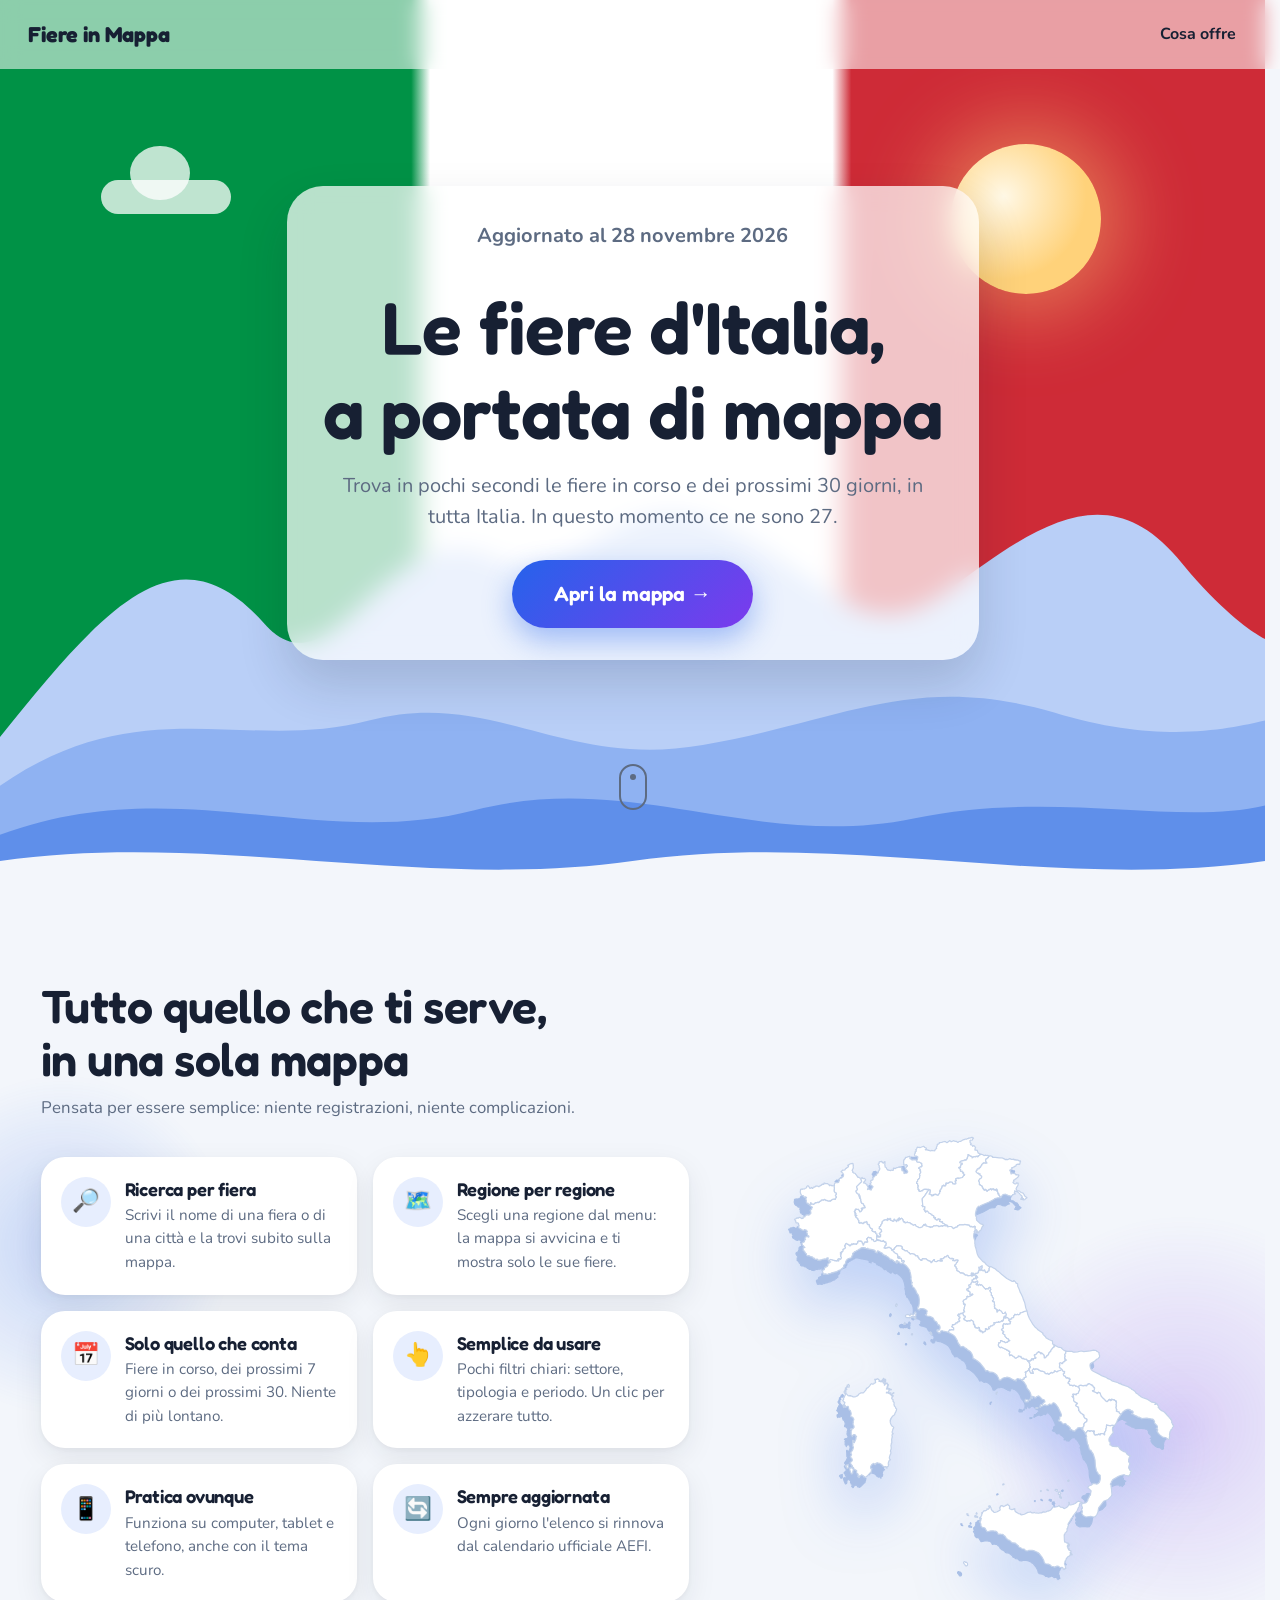
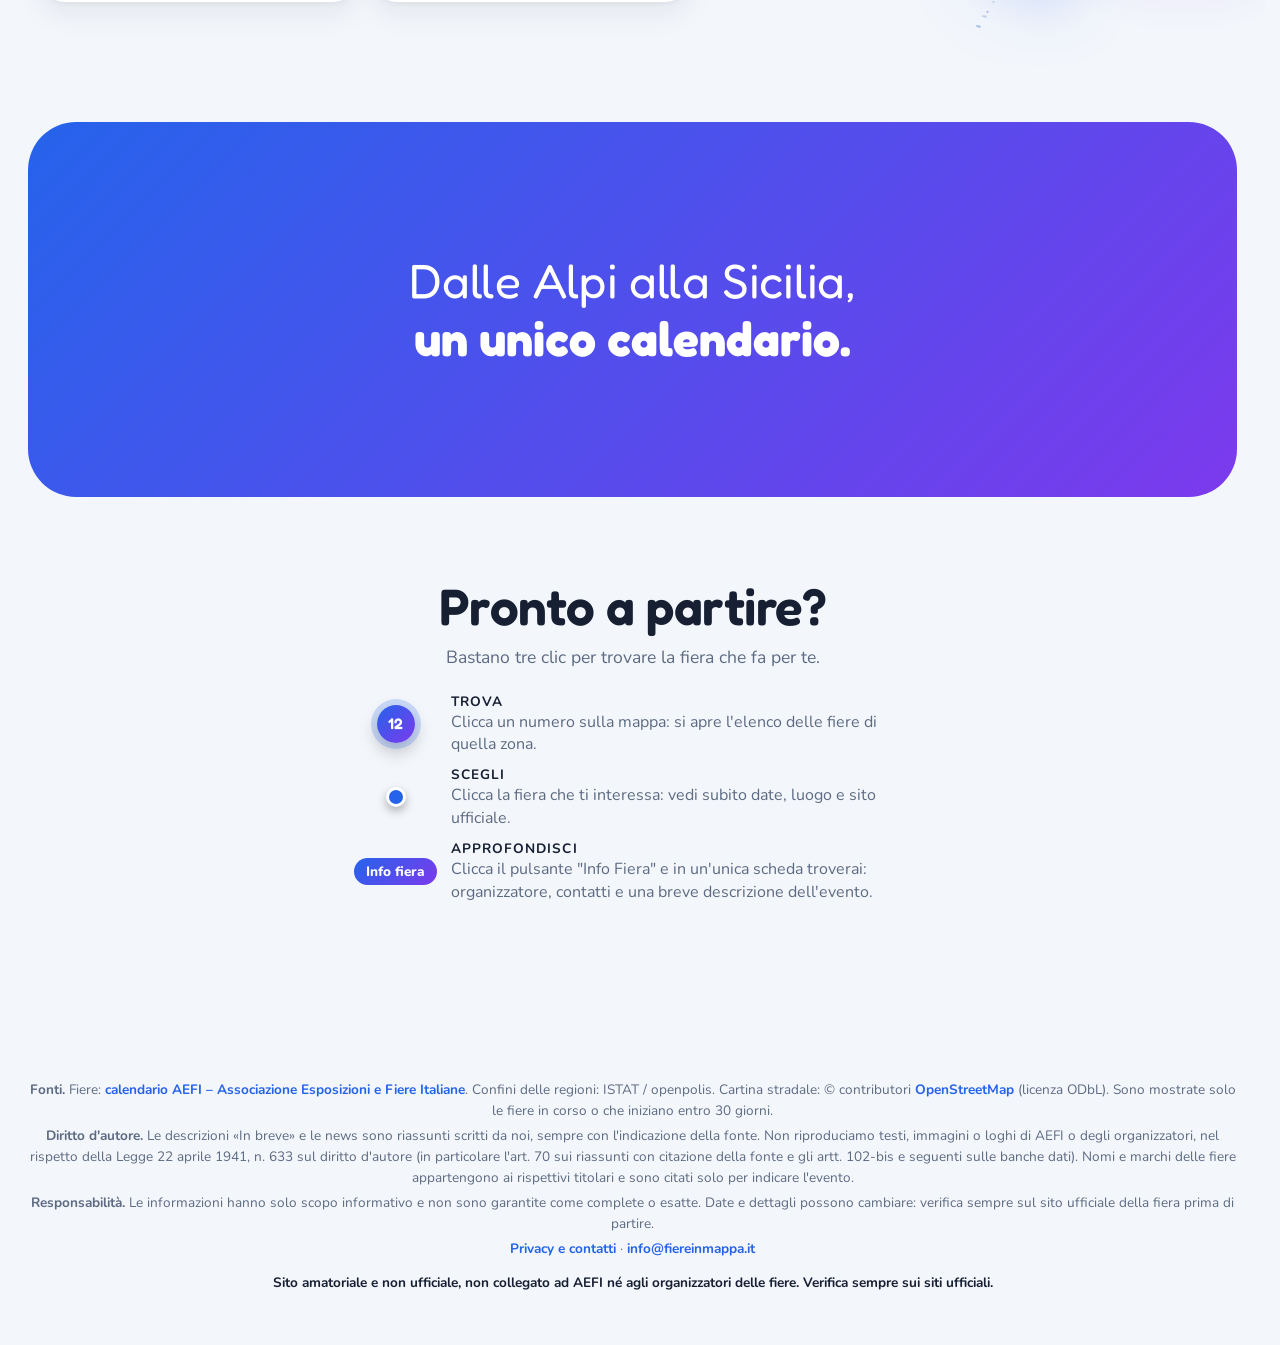
<file: index.html>
<!DOCTYPE html>
<html lang="it">
<head>
  <meta charset="UTF-8">
  <meta name="viewport" content="width=device-width, initial-scale=1.0">
  <title>Fiere in Mappa</title>
  <meta name="description" content="Le fiere in Italia in corso e dei prossimi 30 giorni, su una mappa interattiva semplice e pratica. Aggiornata ogni giorno.">

  <!-- Caratteri: "Fredoka" per i titoli e "Nunito" per i testi, entrambi dalle forme arrotondate -->
  <link rel="preconnect" href="https://fonts.googleapis.com">
  <link rel="preconnect" href="https://fonts.gstatic.com" crossorigin>
  <link rel="stylesheet" href="https://fonts.googleapis.com/css2?family=Fredoka:wght@500;600;700&family=Nunito:wght@400;600;700;800&display=swap">

  <!-- Il nostro stile. Il "?v=..." è il numero di versione: quando cambiamo il file
       lo aggiorniamo, così il browser scarica la versione nuova invece di quella vecchia -->
  <link rel="stylesheet" href="style.css?v=2026-11-20-selezione">

  <!-- App per smartphone: "carta d'identità" dell'app, icone e colore della barra del telefono -->
  <link rel="manifest" href="manifest.json">
  <link rel="icon" href="icone/favicon-48.png" type="image/png">
  <link rel="apple-touch-icon" href="icone/apple-touch-icon.png">
  <meta name="theme-color" content="#2563eb">
  <meta name="apple-mobile-web-app-title" content="Fiere in Mappa">
</head>
<body class="pagina-iniziale">

  <!-- ===== Barra in alto (diventa "piena" quando si scorre) ===== -->
  <header class="barra-alta" id="barra-alta">
    <a class="logo" href="#inizio">Fiere in Mappa</a>
    <nav class="menu" aria-label="Sezioni">
      <a href="#cosa-offre">Cosa offre</a>
      <!-- Tolto "Apri la mappa" in alto a destra (19/11/2026, deciso dall'utente):
           resta il pulsante grande nella testata -->
      <!-- Compare solo quando il telefono permette di installare il sito come app (vedi comune.js) -->
      <button type="button" id="installa-app" class="installa-app" hidden><span class="solo-schermo-largo">Installa l'app</span><span class="solo-telefono">📲 App</span></button>
    </nav>
  </header>

  <!-- Istruzioni per iPhone, che non ha la domanda automatica di installazione -->
  <div id="aiuto-installa" class="aiuto-installa" hidden>
    <strong>Installa su iPhone</strong>
    Tocca il pulsante <b>Condividi</b> (il quadrato con la freccia verso l'alto) e poi
    <b>«Aggiungi alla schermata Home»</b>.
    <small>Tocca qui per chiudere</small>
  </div>

  <!-- ===== 1. Apertura a tutto schermo con il paesaggio in parallax ===== -->
  <!-- Ogni strato ha "data-velocita": più il numero è alto, più lo strato
       sembra lontano (si muove più lentamente rispetto alla pagina) -->
  <section class="apertura" id="inizio">
    <div class="cielo"></div>
    <div class="strato sole" data-velocita="0.6"></div>
    <div class="strato nuvole" data-velocita="0.5">
      <span class="nuvola n1"></span><span class="nuvola n2"></span><span class="nuvola n3"></span>
    </div>

    <svg class="strato" data-velocita="0.45" viewBox="0 0 1440 320" preserveAspectRatio="none" aria-hidden="true">
      <path class="monti-lontani" d="M0,220 C120,140 200,90 300,150 C380,200 440,80 560,110 C660,135 700,60 820,90 C940,120 980,170 1080,130 C1180,90 1260,60 1340,110 C1400,150 1440,160 1440,160 L1440,320 L0,320 Z"/>
    </svg>
    <svg class="strato" data-velocita="0.3" viewBox="0 0 1440 320" preserveAspectRatio="none" aria-hidden="true">
      <path class="colline-medie" d="M0,250 C160,190 280,230 420,210 C560,190 640,240 800,225 C960,210 1040,180 1200,205 C1320,225 1400,215 1440,210 L1440,320 L0,320 Z"/>
    </svg>
    <svg class="strato" data-velocita="0.15" viewBox="0 0 1440 320" preserveAspectRatio="none" aria-hidden="true">
      <path class="colline-vicine" d="M0,280 C200,240 360,290 540,265 C720,240 860,290 1040,270 C1200,252 1340,275 1440,262 L1440,320 L0,320 Z"/>
    </svg>

    <div class="apertura-testo" data-velocita="0.35">
      <p class="occhiello" id="aggiornamento">Aggiornata ogni giorno</p>
      <h1>Le fiere d'Italia,<br>a portata di mappa</h1>
      <p>Trova in pochi secondi le fiere in corso e dei prossimi 30 giorni,
         in tutta Italia. <span id="numero-fiere"></span></p>

      <!-- Il "clic" principale: porta alla cartina -->
      <a class="bottone-principale bottone-grande" href="mappa.html">Apri la mappa →</a>
    </div>

    <a class="scorri" href="#cosa-offre" aria-label="Scorri verso il basso"><span></span></a>

    <!-- Onda finale dello stesso colore della pagina: "unisce" l'apertura al resto -->
    <svg class="onda" viewBox="0 0 1440 80" preserveAspectRatio="none" aria-hidden="true">
      <path d="M0,40 C240,10 480,70 720,40 C960,10 1200,70 1440,40 L1440,80 L0,80 Z"/>
    </svg>
  </section>

  <!-- ===== 2. Cosa offre la cartina ===== -->
  <section class="sezione" id="cosa-offre">
    <span class="cerchio-deco c1" data-velocita="-0.15"></span>
    <span class="cerchio-deco c2" data-velocita="0.12"></span>

    <div class="cosa-offre-griglia">
      <div>
        <div class="titolo-sezione titolo-a-sinistra rivela">
          <h2>Tutto quello che ti serve,<br>in una sola mappa</h2>
          <p>Pensata per essere semplice: niente registrazioni, niente complicazioni.</p>
        </div>

        <div class="vantaggi">
          <article class="vantaggio rivela">
            <span class="vantaggio-icona" aria-hidden="true">🔎</span>
            <div>
              <h3>Ricerca per fiera</h3>
              <p>Scrivi il nome di una fiera o di una città e la trovi subito sulla mappa.</p>
            </div>
          </article>
          <article class="vantaggio rivela">
            <span class="vantaggio-icona" aria-hidden="true">🗺️</span>
            <div>
              <h3>Regione per regione</h3>
              <p>Scegli una regione dal menu: la mappa si avvicina e ti mostra solo le sue fiere.</p>
            </div>
          </article>
          <article class="vantaggio rivela">
            <span class="vantaggio-icona" aria-hidden="true">📅</span>
            <div>
              <h3>Solo quello che conta</h3>
              <p>Fiere in corso, dei prossimi 7 giorni o dei prossimi 30. Niente di più lontano.</p>
            </div>
          </article>
          <article class="vantaggio rivela">
            <span class="vantaggio-icona" aria-hidden="true">👆</span>
            <div>
              <h3>Semplice da usare</h3>
              <p>Pochi filtri chiari: settore, tipologia e periodo. Un clic per azzerare tutto.</p>
            </div>
          </article>
          <article class="vantaggio rivela">
            <span class="vantaggio-icona" aria-hidden="true">📱</span>
            <div>
              <h3>Pratica ovunque</h3>
              <p>Funziona su computer, tablet e telefono, anche con il tema scuro.</p>
            </div>
          </article>
          <article class="vantaggio rivela">
            <span class="vantaggio-icona" aria-hidden="true">🔄</span>
            <div>
              <h3>Sempre aggiornata</h3>
              <p>Ogni giorno l'elenco si rinnova dal calendario ufficiale AEFI.</p>
            </div>
          </article>
        </div>
      </div>

      <!-- Un'Italia che "galleggia" in parallax (il disegno lo crea home.js) -->
      <div class="italia-galleggiante" data-velocita="-0.1" aria-hidden="true">
        <svg id="italia" viewBox="0 0 100 100"></svg>
      </div>
    </div>
  </section>

  <!-- ===== 3. Fascia intermedia in parallax ===== -->
  <section class="intermezzo" aria-hidden="true">
    <span class="forma f1" data-velocita="0.25"></span>
    <span class="forma f2" data-velocita="-0.2"></span>
    <span class="forma f3" data-velocita="0.4"></span>
    <p class="intermezzo-testo rivela">Dalle Alpi alla Sicilia,<br><strong>un unico calendario.</strong></p>
  </section>

  <!-- ===== 4. Invito finale: come si usa la mappa ===== -->
  <section class="sezione invito rivela">
    <h2>Pronto a partire?</h2>
    <p>Bastano tre clic per trovare la fiera che fa per te.</p>
    <!-- Come si usa la mappa, in tre passi brevissimi (scelto dall'utente: con le ICONE VERE
         della mappa al posto delle parole "bolla" e "puntino"). Si trova tutto cliccando
         sulla mappa, senza scorrere l'elenco in fondo alla pagina. -->
    <ol class="come-si-usa">
      <li><span class="esempio" aria-hidden="true"><span class="gruppo">12</span></span>
          <span><strong class="passo">Trova</strong> Clicca un numero sulla mappa: si apre l'elenco delle fiere di quella zona.</span></li>
      <li><span class="esempio" aria-hidden="true"><span class="punto"></span></span>
          <span><strong class="passo">Scegli</strong> Clicca la fiera che ti interessa: vedi subito date, luogo e sito ufficiale.</span></li>
      <li><span class="esempio" aria-hidden="true"><span class="link-info">Info fiera</span></span>
          <span><strong class="passo">Approfondisci</strong> Clicca il pulsante "Info Fiera" e in un'unica scheda troverai: organizzatore, contatti e una breve descrizione dell'evento.</span></li>
    </ol>
    <!-- Tolto il secondo pulsante grande "Apri la mappa" (12/10/2026, deciso dall'utente):
         resta un unico pulsante principale, in alto. -->
  </section>

  <footer class="piede">
    <!-- Piè di pagina UGUALE nelle due pagine (12/10/2026, deciso dall'utente):
         fonti, diritto d'autore con riferimento di legge, responsabilità, avviso non ufficiale. -->
    <p>
      <strong>Fonti.</strong> Fiere: <a href="https://www.aefi.it/it/calendario/" target="_blank" rel="noopener">calendario AEFI – Associazione Esposizioni e Fiere Italiane</a>.
      Confini delle regioni: ISTAT / openpolis. Cartina stradale: © contributori
      <a href="https://www.openstreetmap.org/copyright" target="_blank" rel="noopener">OpenStreetMap</a> (licenza ODbL).
      Sono mostrate solo le fiere in corso o che iniziano entro 30 giorni.
    </p>
    <p>
      <strong>Diritto d'autore.</strong> Le descrizioni «In breve» e le news sono riassunti scritti da noi, sempre con
      l'indicazione della fonte. Non riproduciamo testi, immagini o loghi di AEFI o degli organizzatori, nel rispetto
      della Legge 22 aprile 1941, n. 633 sul diritto d'autore (in particolare l'art. 70 sui riassunti con citazione
      della fonte e gli artt. 102-bis e seguenti sulle banche dati). Nomi e marchi delle fiere appartengono ai
      rispettivi titolari e sono citati solo per indicare l'evento.
    </p>
    <p>
      <strong>Responsabilità.</strong> Le informazioni hanno solo scopo informativo e non sono garantite come
      complete o esatte. Date e dettagli possono cambiare: verifica sempre sul sito ufficiale della fiera prima di partire.
    </p>
    <!-- Avviso richiesto: il sito non deve sembrare "ufficiale" -->
    <p><a href="privacy.html">Privacy e contatti</a> · <a href="mailto:info@fiereinmappa.it">info@fiereinmappa.it</a></p>
    <p class="avviso-non-ufficiale">Sito amatoriale e non ufficiale, non collegato ad AEFI né agli organizzatori delle fiere. Verifica sempre sui siti ufficiali.</p>
  </footer>

  <script src="comune.js?v=2026-11-20-selezione"></script>
  <script src="home.js?v=2026-11-20-selezione"></script>
</body>
</html>
</file>
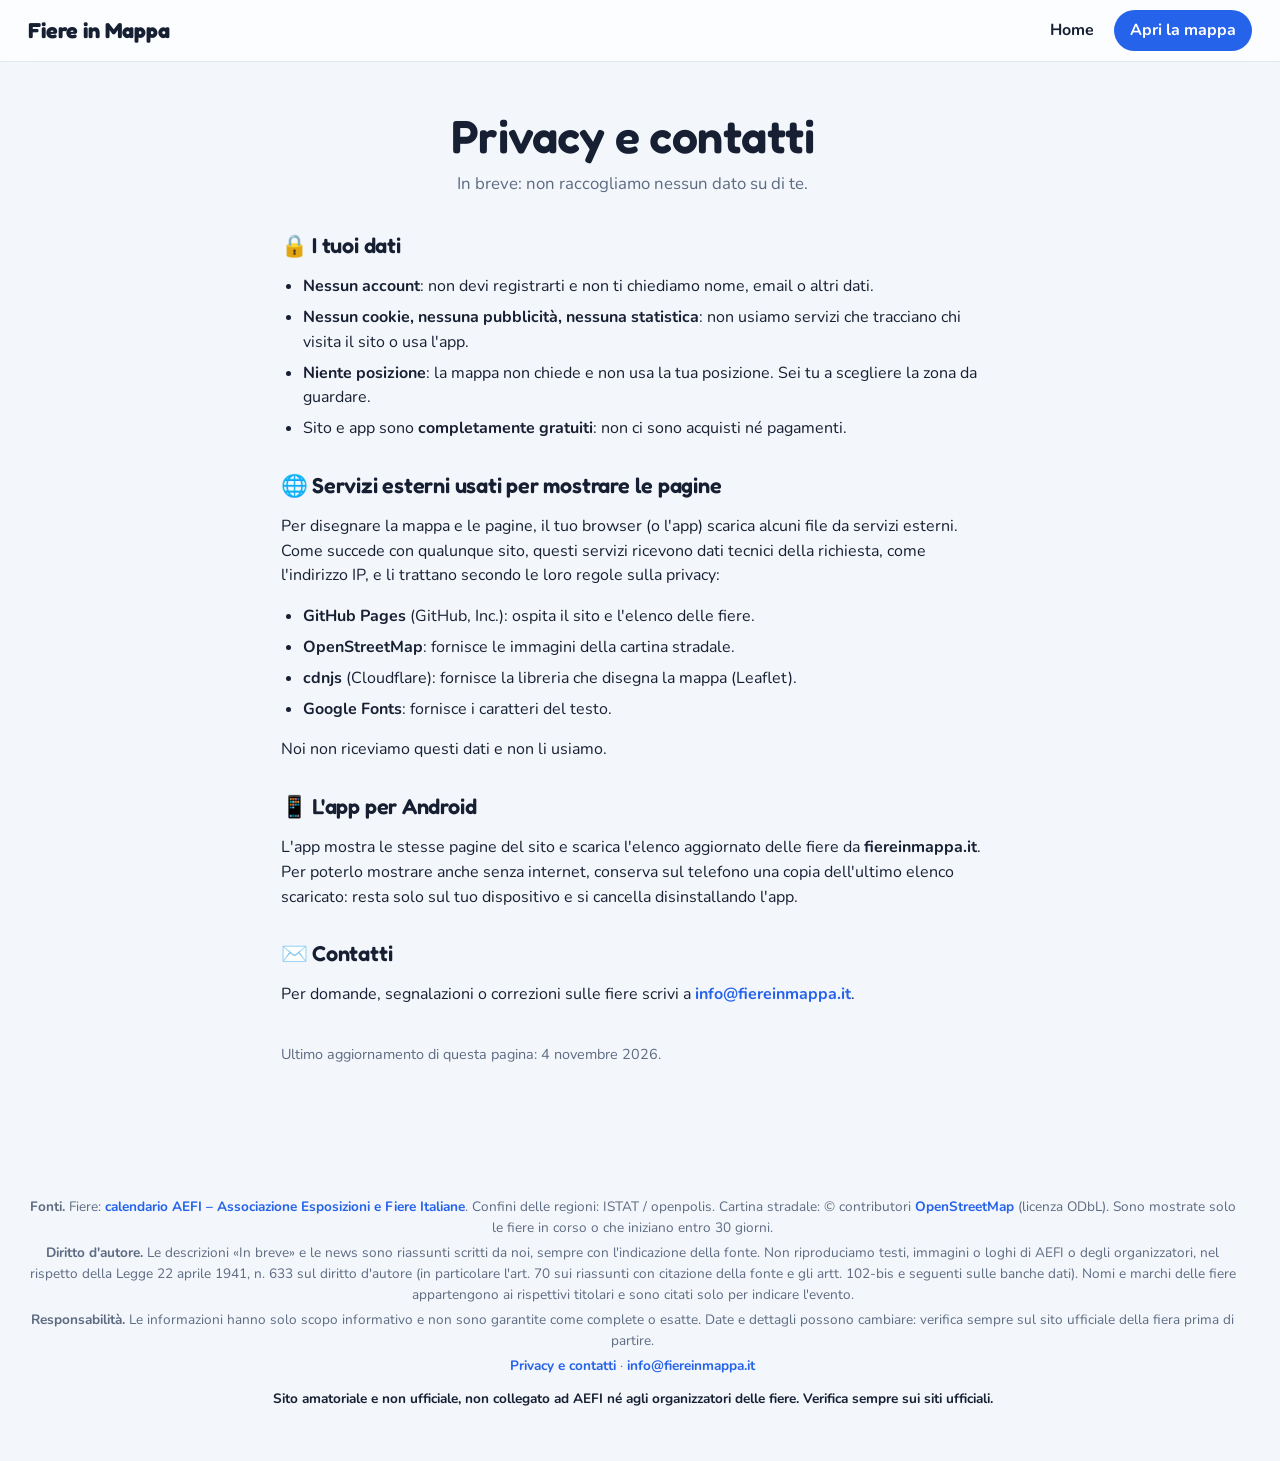
<file: privacy.html>
<!DOCTYPE html>
<html lang="it">
<head>
  <meta charset="UTF-8">
  <meta name="viewport" content="width=device-width, initial-scale=1.0">
  <title>Privacy e contatti – Fiere in Mappa</title>
  <meta name="description" content="Fiere in Mappa non raccoglie dati personali: niente account, cookie, pubblicità o statistiche. Contatti del progetto.">

  <!-- Stessi caratteri e stesso stile delle altre pagine -->
  <link rel="preconnect" href="https://fonts.googleapis.com">
  <link rel="preconnect" href="https://fonts.gstatic.com" crossorigin>
  <link rel="stylesheet" href="https://fonts.googleapis.com/css2?family=Fredoka:wght@500;600;700&family=Nunito:wght@400;600;700;800&display=swap">
  <link rel="stylesheet" href="style.css?v=2026-11-20-selezione">

  <link rel="manifest" href="manifest.json">
  <link rel="icon" href="icone/favicon-48.png" type="image/png">
  <link rel="apple-touch-icon" href="icone/apple-touch-icon.png">
  <meta name="theme-color" content="#2563eb">
  <meta name="apple-mobile-web-app-title" content="Fiere in Mappa">
</head>
<!-- Pagina "Privacy e contatti" (4/11/2026): serve anche a Google Play, che chiede
     l'indirizzo di una pagina privacy pubblica (https://fiereinmappa.it/privacy.html). -->
<body>

  <!-- ===== Barra in alto ===== -->
  <header class="barra-alta piena" id="barra-alta">
    <a class="logo" href="index.html">Fiere in Mappa</a>
    <nav class="menu" aria-label="Sezioni">
      <a href="index.html">Home</a>
      <a href="mappa.html" class="menu-evidenza">Apri la mappa</a>
    </nav>
  </header>

  <main class="sezione pagina-testo">
    <div class="titolo-sezione">
      <h2>Privacy e contatti</h2>
      <p>In breve: non raccogliamo nessun dato su di te.</p>
    </div>

    <h3>🔒 I tuoi dati</h3>
    <ul>
      <li><strong>Nessun account</strong>: non devi registrarti e non ti chiediamo nome, email o altri dati.</li>
      <li><strong>Nessun cookie, nessuna pubblicità, nessuna statistica</strong>: non usiamo servizi che tracciano chi visita il sito o usa l'app.</li>
      <li><strong>Niente posizione</strong>: la mappa non chiede e non usa la tua posizione. Sei tu a scegliere la zona da guardare.</li>
      <li>Sito e app sono <strong>completamente gratuiti</strong>: non ci sono acquisti né pagamenti.</li>
    </ul>

    <h3>🌐 Servizi esterni usati per mostrare le pagine</h3>
    <p>Per disegnare la mappa e le pagine, il tuo browser (o l'app) scarica alcuni file da servizi esterni.
       Come succede con qualunque sito, questi servizi ricevono dati tecnici della richiesta, come
       l'indirizzo IP, e li trattano secondo le loro regole sulla privacy:</p>
    <ul>
      <li><strong>GitHub Pages</strong> (GitHub, Inc.): ospita il sito e l'elenco delle fiere.</li>
      <li><strong>OpenStreetMap</strong>: fornisce le immagini della cartina stradale.</li>
      <li><strong>cdnjs</strong> (Cloudflare): fornisce la libreria che disegna la mappa (Leaflet).</li>
      <li><strong>Google Fonts</strong>: fornisce i caratteri del testo.</li>
    </ul>
    <p>Noi non riceviamo questi dati e non li usiamo.</p>

    <h3>📱 L'app per Android</h3>
    <p>L'app mostra le stesse pagine del sito e scarica l'elenco aggiornato delle fiere da
       <strong>fiereinmappa.it</strong>. Per poterlo mostrare anche senza internet, conserva
       sul telefono una copia dell'ultimo elenco scaricato: resta solo sul tuo dispositivo e
       si cancella disinstallando l'app.</p>

    <h3>✉️ Contatti</h3>
    <p>Per domande, segnalazioni o correzioni sulle fiere scrivi a
       <a href="mailto:info@fiereinmappa.it">info@fiereinmappa.it</a>.</p>

    <p class="nota-pagina">Ultimo aggiornamento di questa pagina: 4 novembre 2026.</p>
  </main>

  <footer class="piede">
    <p>
      <strong>Fonti.</strong> Fiere: <a href="https://www.aefi.it/it/calendario/" target="_blank" rel="noopener">calendario AEFI – Associazione Esposizioni e Fiere Italiane</a>.
      Confini delle regioni: ISTAT / openpolis. Cartina stradale: © contributori
      <a href="https://www.openstreetmap.org/copyright" target="_blank" rel="noopener">OpenStreetMap</a> (licenza ODbL).
      Sono mostrate solo le fiere in corso o che iniziano entro 30 giorni.
    </p>
    <p>
      <strong>Diritto d'autore.</strong> Le descrizioni «In breve» e le news sono riassunti scritti da noi, sempre con
      l'indicazione della fonte. Non riproduciamo testi, immagini o loghi di AEFI o degli organizzatori, nel rispetto
      della Legge 22 aprile 1941, n. 633 sul diritto d'autore (in particolare l'art. 70 sui riassunti con citazione
      della fonte e gli artt. 102-bis e seguenti sulle banche dati). Nomi e marchi delle fiere appartengono ai
      rispettivi titolari e sono citati solo per indicare l'evento.
    </p>
    <p>
      <strong>Responsabilità.</strong> Le informazioni hanno solo scopo informativo e non sono garantite come
      complete o esatte. Date e dettagli possono cambiare: verifica sempre sul sito ufficiale della fiera prima di partire.
    </p>
    <p><a href="privacy.html">Privacy e contatti</a> · <a href="mailto:info@fiereinmappa.it">info@fiereinmappa.it</a></p>
    <p class="avviso-non-ufficiale">Sito amatoriale e non ufficiale, non collegato ad AEFI né agli organizzatori delle fiere. Verifica sempre sui siti ufficiali.</p>
  </footer>

</body>
</html>
</file>
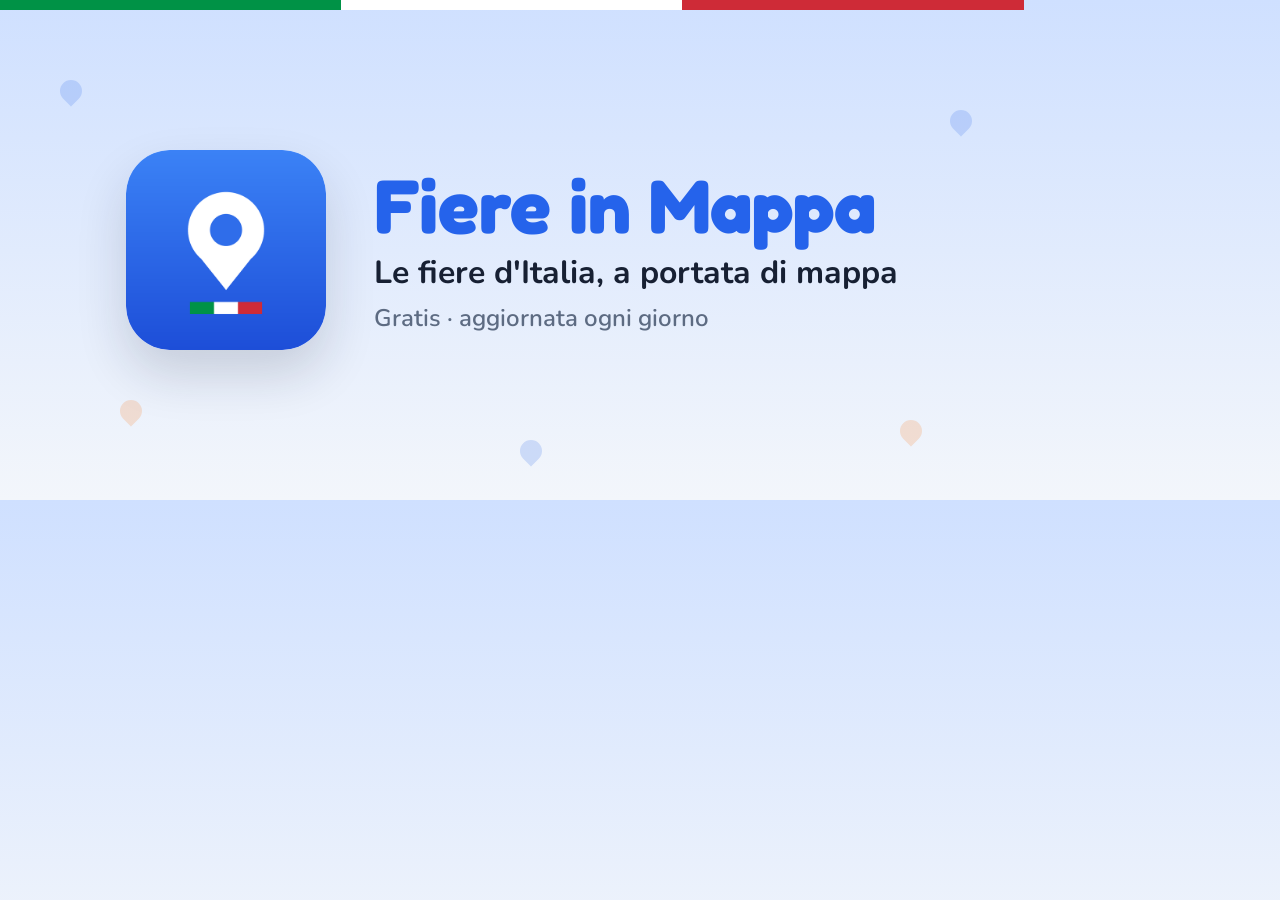
<file: strumenti/grafica-store.html>
<!DOCTYPE html>
<html lang="it">
<head>
<meta charset="UTF-8">
<!-- Strumento di lavoro (NON pubblicato sul sito): la "grafica in evidenza" della scheda
     Google Play, 1024×500. La foto la fa Chrome "headless":
     chrome --headless --screenshot=... --window-size=1024,500 strumenti/grafica-store.html
     Usa i colori e i caratteri del sito, così è coerente con l'app. -->
<link rel="stylesheet" href="https://fonts.googleapis.com/css2?family=Fredoka:wght@600;700&family=Nunito:wght@600;700&display=swap">
<style>
  html, body { margin: 0; width: 1024px; height: 500px; overflow: hidden; }
  body {
    /* stesso "cielo" della pagina iniziale del sito */
    background: linear-gradient(180deg, #cfe0ff 0%, #f3f6fb 100%);
    display: flex; align-items: center; justify-content: center; gap: 48px;
    font-family: "Nunito", sans-serif; color: #172033; position: relative;
  }
  /* la bandierina tricolore in alto, come nel sito */
  .bandiera { position: absolute; top: 0; left: 0; right: 0; height: 10px;
    background: linear-gradient(90deg, #009246 33.3%, #ffffff 33.3% 66.6%, #ce2b37 66.6%); }
  .icona { width: 200px; height: 200px; border-radius: 44px;
    box-shadow: 0 24px 50px rgba(23, 32, 51, 0.16); }
  .testo { display: flex; flex-direction: column; gap: 10px; max-width: 600px; }
  h1 { margin: 0; font-family: "Fredoka", sans-serif; font-size: 76px; line-height: 1; color: #2563eb; }
  p { margin: 0; font-size: 32px; font-weight: 700; line-height: 1.25; }
  .tenue { font-size: 24px; color: #5d6b82; font-weight: 600; }
  /* qualche "segnaposto" sulla mappa, sparso sullo sfondo */
  .pin { position: absolute; width: 22px; height: 22px; border-radius: 50% 50% 50% 0;
    transform: rotate(-45deg); background: #2563eb; opacity: 0.18; }
  .pin.arancio { background: #f97316; }
</style>
</head>
<body>
  <div class="bandiera"></div>
  <span class="pin" style="left:60px; top:80px"></span>
  <span class="pin arancio" style="left:120px; top:400px"></span>
  <span class="pin" style="left:950px; top:110px"></span>
  <span class="pin arancio" style="left:900px; top:420px"></span>
  <span class="pin" style="left:520px; top:440px"></span>

  <img class="icona" src="../icone/icona-512.png" alt="">
  <div class="testo">
    <h1>Fiere in Mappa</h1>
    <p>Le fiere d'Italia, a portata di mappa</p>
    <p class="tenue">Gratis · aggiornata ogni giorno</p>
  </div>
</body>
</html>
</file>
<file: style.css>
/* =========================================================
   Stile del sito "Fiere in Italia" – ispirato al Parallax scrolling
   Usato da entrambe le pagine: index.html (iniziale) e mappa.html (cartina).

   I colori sono definiti una volta sola qui sotto ("variabili"):
   per cambiarli basta modificare queste righe. Anche i colori della
   mappa (mare, regioni, confini) sono qui: app.js li legge da qui.
   ========================================================= */

:root {
  /* Pagina */
  --sfondo: #f3f6fb;
  --superficie: #ffffff;
  --vetro: rgba(255, 255, 255, 0.72);      /* superfici "di vetro" semitrasparenti */
  --testo: #172033;
  --testo-tenue: #5d6b82;
  --bordo: #e2e8f2;
  --accento: #2563eb;                      /* blu: colore principale */
  --accento-2: #7c3aed;                    /* viola: per le sfumature */
  --accento-tenue: #e7eefe;
  --in-corso: #f97316;                     /* arancio: fiere in corso */
  --ombra: 0 10px 30px rgba(23, 32, 51, 0.08), 0 2px 6px rgba(23, 32, 51, 0.05);
  --ombra-forte: 0 24px 50px rgba(23, 32, 51, 0.16);
  --raggio: 28px;                          /* quanto sono arrotondati gli angoli */

  /* Paesaggio della testata (dal più lontano al più vicino) */
  --cielo-alto: #cfe0ff;
  --cielo-basso: #f3f6fb;
  /* Bandiera italiana, sfondo delle testate (colori ufficiali) */
  --bandiera-verde: #009246;
  --bandiera-bianco: #ffffff;
  --bandiera-rosso: #ce2b37;
  --sole: #ffd27a;
  --strato-1: #b9cff7;
  --strato-2: #8fb2f2;
  --strato-3: #5f8fea;

  /* Mappa */
  /* Mare BLU NOTTE (richiesta dell'utente, 18 novembre: niente azzurrino): l'Italia
     chiara risalta come "illuminata" su un mare profondo */
  --mare-1: #1d2d63;
  --mare-2: #0d1636;
  --mare-piatto: #15224a;                  /* il mare intorno all'Italia */
  --mare-luce-costa: rgba(120, 165, 255, 0.85);   /* alone luminoso lungo le coste */
  --mare-bordo: rgba(4, 8, 24, 0.55);      /* ombra morbida lungo i bordi della scheda */
  --velo: #f3f6fb;                         /* "velo" sulle regioni non scelte */
  --terra: #ffffff;
  --terra-vuota: #eef2f8;                  /* regioni senza fiere nel periodo */
  --terra-attiva: #d6e3ff;                 /* regione sotto il mouse o scelta */
  --confine: #c3d2ea;
  --rilievo: #a9bfe6;                      /* il "bordo spesso" sotto l'Italia (effetto 3D) */
  --ombra-terra: rgba(37, 99, 235, 0.25);

  color-scheme: light;
}

/* Tema scuro automatico, se il computer/telefono è impostato così */
@media (prefers-color-scheme: dark) {
  :root {
    --sfondo: #0d1320;
    --superficie: #162033;
    --vetro: rgba(22, 32, 51, 0.72);
    --testo: #e7ecf5;
    --testo-tenue: #9aa7bd;
    --bordo: #24324a;
    --accento: #6d9bff;
    --accento-2: #a78bfa;
    --accento-tenue: #1c2b4a;
    --in-corso: #fb923c;
    --ombra: 0 10px 30px rgba(0, 0, 0, 0.35), 0 2px 6px rgba(0, 0, 0, 0.3);
    --ombra-forte: 0 24px 50px rgba(0, 0, 0, 0.5);

    --cielo-alto: #0b1222;
    --cielo-basso: #0d1320;
    /* Bandiera con toni più scuri per il tema notturno */
    --bandiera-verde: #0b5e34;
    --bandiera-bianco: #d9dee6;
    --bandiera-rosso: #8e1f28;
    --sole: #e9eefc;                       /* di notte il sole diventa la luna */
    --strato-1: #18253d;
    --strato-2: #1e2f4f;
    --strato-3: #253a62;

    --mare-1: #13204a;
    --mare-2: #070c1d;
    --mare-piatto: #0c1430;
    --mare-luce-costa: rgba(110, 150, 255, 0.6);
    --mare-bordo: rgba(0, 0, 0, 0.6);
    --velo: #0d1320;
    --terra: #22304a;
    --terra-vuota: #1a2539;
    --terra-attiva: #2f4a7a;
    --confine: #31425f;
    --rilievo: #0a101c;
    --ombra-terra: rgba(0, 0, 0, 0.55);

    color-scheme: dark;
  }
}

* { box-sizing: border-box; }

/* scroll-padding-top: i link interni (es. "Mappa", "Elenco") fermano la pagina sotto
   la barra in alto e la fascia dei filtri, così il titolo della sezione resta visibile */
html {
  scroll-behavior: smooth;
  scroll-padding-top: 150px;
  scrollbar-gutter: stable;   /* lo spazio della barra di scorrimento resta: niente "salti" */
  overflow-x: clip;           /* sul telefono la pagina non deve mai spostarsi di lato (cerchi decorativi) */
}
/* Finestra "Info fiera" aperta (richiesta dell'utente): la pagina dietro resta FERMA,
   la rotellina del mouse scorre solo la finestra */
html:has(.info-fiera[open]) { overflow: hidden; }

body {
  margin: 0;
  background: var(--sfondo);
  color: var(--testo);
  font-family: "Nunito", system-ui, -apple-system, "Segoe UI", sans-serif;
  font-size: 16px;
  line-height: 1.55;
  overflow-x: hidden;
}

h1, h2, h3 { font-family: "Fredoka", "Nunito", sans-serif; font-weight: 600; letter-spacing: -0.01em; line-height: 1.15; }

a { color: var(--accento); font-weight: 700; text-decoration: none; }
a:hover { text-decoration: underline; }


/* =========================================================
   Barra in alto
   ========================================================= */
.barra-alta {
  position: fixed;
  inset: 0 0 auto 0;
  z-index: 2000;
  display: flex;
  align-items: center;
  gap: 16px;
  padding: 14px 28px;
  /* Un leggero velo chiaro anche in cima alla pagina: logo e link si leggono bene
     sopra il verde e il rosso della bandiera */
  background: color-mix(in srgb, var(--superficie) 55%, transparent);
  backdrop-filter: blur(10px);
  -webkit-backdrop-filter: blur(10px);
  transition: background 0.3s, box-shadow 0.3s, padding 0.3s;
}
/* Quando si scorre la pagina la barra diventa "di vetro" */
.barra-alta.piena {
  background: var(--vetro);
  backdrop-filter: blur(14px);
  -webkit-backdrop-filter: blur(14px);
  box-shadow: 0 1px 0 var(--bordo);
  padding: 10px 28px;
}
.logo {
  font-family: "Fredoka", sans-serif;
  font-size: 1.35rem;
  font-weight: 700;
  color: var(--testo);
}
.logo:hover { text-decoration: none; }
.menu { display: flex; gap: 4px; margin-left: auto; }
.menu a {
  color: var(--testo);
  padding: 8px 16px;
  border-radius: 999px;
  transition: background 0.2s;
}
.menu a:hover { background: var(--accento-tenue); text-decoration: none; }
.menu a.menu-evidenza { background: var(--accento); color: #fff; }
.menu a.menu-evidenza:hover { filter: brightness(1.08); }

/* Pulsante "Installa l'app" (compare solo sui dispositivi dove si può installare) */
.installa-app {
  font: inherit;
  font-weight: 700;
  color: var(--accento);
  background: var(--superficie);
  border: 2px solid var(--accento);
  border-radius: 999px;
  padding: 6px 14px;
  cursor: pointer;
}
.installa-app[hidden] { display: none; }
.installa-app, .menu a { white-space: nowrap; }   /* le scritte del menu non vanno mai a capo */
.solo-telefono { display: none; }
.installa-app:hover { background: var(--accento-tenue); }
/* Istruzioni per iPhone: un riquadro sotto la barra in alto */
.aiuto-installa {
  position: fixed;
  top: calc(var(--altezza-barra, 64px) + 8px); left: 16px; right: 16px;
  max-width: 380px; margin-left: auto;
  z-index: 2000;
  padding: 16px 18px;
  background: var(--superficie);
  color: var(--testo);
  border-radius: 20px;
  box-shadow: var(--ombra-forte);
  line-height: 1.5;
  cursor: pointer;
}
.aiuto-installa[hidden] { display: none; }
.aiuto-installa strong { display: block; font-family: "Fredoka", sans-serif; font-size: 1.1rem; margin-bottom: 4px; }
.aiuto-installa small { display: block; margin-top: 8px; color: var(--testo-tenue); }
.aggiornamento {
  margin: 0;
  font-size: 0.82rem;
  color: var(--testo-tenue);
  background: var(--vetro);
  padding: 6px 14px;
  border-radius: 999px;
}


/* =========================================================
   Apertura con paesaggio in parallax
   ========================================================= */
.apertura {
  position: relative;
  height: 100vh;
  min-height: 600px;
  overflow: hidden;
  display: flex;
  align-items: center;
  justify-content: center;
}
/* Nella pagina della cartina la testata è bassa: la mappa deve vedersi subito */
.apertura-bassa { height: 46vh; min-height: 360px; }

/* Lo sfondo delle testate è la BANDIERA ITALIANA: tre fasce verticali (verde, bianco,
   rosso) con il passaggio tra un colore e l'altro appena sfumato */
.cielo {
  position: absolute;
  inset: 0;
  background: linear-gradient(90deg,
    var(--bandiera-verde) 0%, var(--bandiera-verde) 32.5%,
    var(--bandiera-bianco) 34%, var(--bandiera-bianco) 65.8%,
    var(--bandiera-rosso) 67.3%, var(--bandiera-rosso) 100%);
}

/* Gli strati: il codice in comune.js li sposta mentre si scorre */
.strato { position: absolute; will-change: transform; }
svg.strato { left: 0; bottom: 0; width: 100%; height: 58%; }
.apertura-bassa svg.strato { height: 62%; }
.monti-lontani { fill: var(--strato-1); }
.colline-medie { fill: var(--strato-2); }
.colline-vicine { fill: var(--strato-3); }

.sole {
  top: 16%;
  right: 13%;
  width: 150px;
  height: 150px;
  border-radius: 50%;
  background: radial-gradient(circle at 35% 35%, #fff8e6, var(--sole) 60%);
  box-shadow: 0 0 80px 20px color-mix(in srgb, var(--sole) 45%, transparent);
}

/* Nuvole: forme arrotondate che scivolano piano da sole */
.nuvole { inset: 0; pointer-events: none; }
.nuvola {
  position: absolute;
  height: 34px;
  border-radius: 999px;
  background: rgba(255, 255, 255, 0.75);
  animation: scivola 40s linear infinite alternate;
}
.nuvola::before {
  content: "";
  position: absolute;
  left: 22%;
  bottom: 40%;
  width: 46%;
  height: 160%;
  border-radius: 50%;
  background: inherit;
}
.n1 { top: 20%; left: 8%; width: 130px; }
.n2 { top: 32%; left: 58%; width: 100px; animation-duration: 55s; opacity: 0.8; }
.n3 { top: 12%; left: 36%; width: 80px; animation-duration: 48s; opacity: 0.6; }
@keyframes scivola { to { translate: 120px 0; } }
@media (prefers-color-scheme: dark) { .nuvola { background: rgba(160, 180, 220, 0.12); } }

.apertura-testo {
  position: relative;
  z-index: 2;
  max-width: 820px;
  padding: 28px 36px 32px;
  margin: -6vh 16px 0;
  text-align: center;
  will-change: transform;
  /* Riquadro "di vetro" chiaro: il testo si legge bene anche sopra il verde e il rosso */
  background: var(--vetro);
  backdrop-filter: blur(12px);
  -webkit-backdrop-filter: blur(12px);
  border-radius: 36px;
  box-shadow: var(--ombra-forte);
}
.apertura-testo h1 { font-size: clamp(2.4rem, 6vw, 4.6rem); margin: 0 0 16px; }
.apertura-bassa .apertura-testo { padding: 18px 30px 22px; margin-top: 40px; }
.apertura-bassa .apertura-testo h1 { font-size: clamp(1.8rem, 4.5vw, 3rem); margin: 0 0 14px; }
.apertura-bassa .bolla { width: 110px; height: 110px; }
.apertura-bassa .bolla strong { font-size: 1.9rem; }
.apertura-testo > p { font-size: clamp(1.05rem, 2vw, 1.25rem); color: var(--testo-tenue); margin: 0 auto 28px; max-width: 600px; }

.occhiello {
  display: inline-block;
  margin: 0 0 18px;
  padding: 6px 16px;
  border-radius: 999px;
  background: var(--vetro);
  backdrop-filter: blur(8px);
  font-weight: 700;
  font-size: 0.9rem;
  color: var(--accento);
}

/* Bottone principale: una "pillola" colorata */
.bottone-principale {
  display: inline-block;
  padding: 14px 30px;
  border-radius: 999px;
  background: linear-gradient(135deg, var(--accento), var(--accento-2));
  color: #fff;
  font-family: "Fredoka", sans-serif;
  font-size: 1.1rem;
  font-weight: 600;
  box-shadow: 0 12px 30px color-mix(in srgb, var(--accento) 40%, transparent);
  transition: transform 0.25s, box-shadow 0.25s;
}
.bottone-principale:hover {
  text-decoration: none;
  transform: translateY(-3px) scale(1.03);
  box-shadow: 0 18px 40px color-mix(in srgb, var(--accento) 50%, transparent);
}
.bottone-grande { padding: 18px 42px; font-size: 1.3rem; }

/* Bolle con i numeri (pagina della cartina) */
.bolle { display: flex; justify-content: center; gap: 18px; flex-wrap: wrap; }
.bolla {
  width: 130px;
  height: 130px;
  border-radius: 50%;
  border: none;
  background: var(--vetro);
  backdrop-filter: blur(10px);
  -webkit-backdrop-filter: blur(10px);
  box-shadow: var(--ombra);
  display: flex;
  flex-direction: column;
  align-items: center;
  justify-content: center;
  color: var(--testo);
  font: inherit;
  cursor: pointer;
  transition: transform 0.25s, background 0.25s, color 0.25s;
}
.bolla:hover { transform: translateY(-4px) scale(1.05); text-decoration: none; }
.bolla strong { font-family: "Fredoka", sans-serif; font-size: 2.2rem; line-height: 1; }
.bolla span { font-size: 0.8rem; font-weight: 700; color: var(--testo-tenue); margin-top: 4px; }
.bolla.attiva { background: var(--accento); color: #fff; }
.bolla.attiva span { color: rgba(255, 255, 255, 0.85); }

/* Invito a scorrere: una "rotellina" che va su e giù */
.scorri {
  position: absolute;
  bottom: 90px;
  left: 50%;
  translate: -50% 0;
  z-index: 3;
  width: 28px;
  height: 46px;
  border: 2px solid var(--testo-tenue);
  border-radius: 999px;
  transition: opacity 0.3s;
}
/* Appena si comincia a scorrere, l'invito sparisce */
.scorsa .scorri { opacity: 0; pointer-events: none; }
.scorri span {
  position: absolute;
  left: 50%;
  top: 8px;
  width: 6px;
  height: 6px;
  margin-left: -3px;
  border-radius: 50%;
  background: var(--testo-tenue);
  animation: rotellina 1.8s ease-in-out infinite;
}
@keyframes rotellina { 50% { transform: translateY(16px); opacity: 0.3; } }

/* Onda finale dello stesso colore della pagina */
.onda { position: absolute; left: 0; bottom: -1px; width: 100%; height: 80px; z-index: 3; }
.onda path { fill: var(--sfondo); }


/* =========================================================
   Sezioni
   ========================================================= */
.sezione {
  position: relative;
  max-width: 1240px;
  margin: 0 auto;
  padding: 80px 28px;
}
/* Tutto sopra ai cerchi decorativi */
.sezione > :not(.cerchio-deco) { position: relative; z-index: 1; }

.titolo-sezione { text-align: center; margin-bottom: 36px; }
#esplora { padding-top: 36px; }
#esplora .titolo-sezione { margin-bottom: 20px; }
.titolo-sezione h2 { font-size: clamp(1.9rem, 4vw, 2.9rem); margin: 0 0 8px; }
.titolo-sezione p { margin: 0; color: var(--testo-tenue); font-size: 1.05rem; }
.titolo-a-sinistra { text-align: left; }

/* Cerchi sfumati decorativi (si muovono in parallax) */
.cerchio-deco {
  position: absolute;
  z-index: 0;
  border-radius: 50%;
  pointer-events: none;
  filter: blur(4px);
}
.cerchio-deco.c1 {
  width: 340px; height: 340px; top: 40px; left: -120px;
  background: radial-gradient(circle, color-mix(in srgb, var(--accento) 22%, transparent), transparent 70%);
}
.cerchio-deco.c2 {
  width: 420px; height: 420px; bottom: -60px; right: -140px;
  background: radial-gradient(circle, color-mix(in srgb, var(--accento-2) 20%, transparent), transparent 70%);
}

/* Elementi che compaiono durante lo scorrimento (vedi comune.js) */
.rivela {
  opacity: 0;
  transform: translateY(32px);
  transition: opacity 0.7s cubic-bezier(0.2, 0.7, 0.2, 1), transform 0.7s cubic-bezier(0.2, 0.7, 0.2, 1);
  transition-delay: var(--ritardo, 0s);
}
.rivela.visibile { opacity: 1; transform: none; }


/* =========================================================
   Pagina iniziale: cosa offre la cartina
   ========================================================= */
.cosa-offre-griglia {
  display: grid;
  grid-template-columns: 1.35fr 1fr;
  gap: 56px;
  align-items: center;
}
.vantaggi { display: grid; grid-template-columns: 1fr 1fr; gap: 16px; }
.vantaggio {
  display: flex;
  gap: 14px;
  align-items: flex-start;
  padding: 20px;
  border-radius: 24px;
  background: var(--superficie);
  box-shadow: var(--ombra);
  transition: transform 0.25s, box-shadow 0.25s;
}
.vantaggio:hover { transform: translateY(-4px); box-shadow: var(--ombra-forte); }
.vantaggio:nth-child(2n) { --ritardo: 90ms; }
.vantaggio h3 { margin: 2px 0 4px; font-size: 1.15rem; }
.vantaggio p { margin: 0; color: var(--testo-tenue); font-size: 0.95rem; }
.vantaggio-icona {
  flex: none;
  width: 50px;
  height: 50px;
  border-radius: 50%;
  display: grid;
  place-items: center;
  font-size: 1.4rem;
  background: var(--accento-tenue);
}

/* L'Italia che "galleggia" (disegnata da home.js) */
.italia-galleggiante { will-change: transform; }
.italia-galleggiante svg {
  width: 100%;
  height: auto;
  overflow: visible;
  animation: galleggia 6s ease-in-out infinite;
  filter: drop-shadow(-6px 10px 0 var(--rilievo)) drop-shadow(0 30px 30px var(--ombra-terra));
}
.italia-galleggiante path {
  fill: var(--terra);
  stroke: var(--confine);
  stroke-width: 0.25;
  stroke-linejoin: round;
  transition: fill 0.3s;
}
.italia-galleggiante path:hover { fill: var(--terra-attiva); }
@keyframes galleggia { 50% { transform: translateY(-14px) rotate(-1deg); } }

.invito { text-align: center; padding-top: 40px; padding-bottom: 110px; }
.invito h2 { font-size: clamp(2rem, 4.5vw, 3.2rem); margin: 0 0 8px; }
.invito p { color: var(--testo-tenue); font-size: 1.1rem; margin: 0 0 28px; }

/* "Come si usa la mappa": tre passi brevi, in colonna e centrati */
.come-si-usa {
  list-style: none;
  margin: -8px auto 30px;
  padding: 0;
  max-width: 560px;
  display: grid;
  gap: 10px;
  text-align: left;
}
.come-si-usa li {
  display: flex;
  align-items: center;
  gap: 12px;
  color: var(--testo-tenue);
  font-size: 1rem;
  line-height: 1.4;
}
.come-si-usa strong { color: var(--testo); }
/* Il verbo di ogni passo (TROVA / SCEGLI / APPROFONDISCI) su una riga a sé, sopra la frase */
.come-si-usa .passo {
  display: block;
  text-transform: uppercase;
  letter-spacing: 0.08em;
  font-size: 0.85em;
}
/* A sinistra di ogni passo, la stessa icona che si vede sulla mappa (solo da guardare) */
.come-si-usa .esempio {
  flex: none;
  width: 86px;
  display: grid;
  place-items: center;
  pointer-events: none;
}
.come-si-usa .esempio .gruppo { width: 38px; height: 38px; }
.come-si-usa .esempio .punto { display: block; position: relative; width: 20px; height: 20px; }
.come-si-usa .esempio .link-info { cursor: default; white-space: nowrap; }


/* =========================================================
   Fascia intermedia in parallax
   ========================================================= */
.intermezzo {
  position: relative;
  overflow: hidden;
  margin: 40px 28px;
  padding: 130px 24px;
  border-radius: 48px;
  text-align: center;
  color: #fff;
  background: linear-gradient(135deg, var(--accento), var(--accento-2));
}
.intermezzo-testo {
  position: relative;
  z-index: 1;
  margin: 0;
  font-family: "Fredoka", sans-serif;
  font-size: clamp(1.7rem, 4vw, 3rem);
  line-height: 1.2;
}
.forma { position: absolute; border-radius: 50%; will-change: transform; }
.forma.f1 { width: 300px; height: 300px; top: -120px; left: -60px; background: rgba(255, 255, 255, 0.12); }
.forma.f2 { width: 220px; height: 220px; bottom: -110px; right: 8%; border: 26px solid rgba(255, 255, 255, 0.14); }
.forma.f3 { width: 70px; height: 70px; top: 30%; right: 22%; background: rgba(255, 255, 255, 0.2); }


/* =========================================================
   Pagina della cartina: filtri "attaccati" in alto
   ========================================================= */
.contenitore-filtri { position: relative; }

/* La fascia dei filtri: piena, a tutta larghezza, resta attaccata subito sotto la barra
   in alto (--altezza-barra la calcola comune.js). Ciò che scorre sotto NON si vede. */
.fascia-filtri {
  position: sticky;
  top: var(--altezza-barra, 60px);
  z-index: 1500;
  padding: 10px 28px 12px;
  background: var(--sfondo);
  box-shadow: 0 10px 14px -12px rgba(23, 32, 51, 0.25);
}

.filtri {
  display: flex;
  flex-wrap: wrap;
  gap: 8px;
  max-width: 1184px;
  margin: 0 auto;
  padding: 10px;
  border-radius: 999px;
  background: var(--vetro);
  backdrop-filter: blur(14px);
  -webkit-backdrop-filter: blur(14px);
  box-shadow: var(--ombra);
}
.filtri input,
.filtri select,
.filtri button {
  font: inherit;
  font-weight: 700;
  font-size: 0.93rem;
  padding: 10px 16px;
  border: 1px solid var(--bordo);
  border-radius: 999px;
  background: var(--superficie);
  color: var(--testo);
  min-width: 0;
  transition: border-color 0.2s, box-shadow 0.2s;
}
.filtri select { cursor: pointer; flex: 0 1 190px; }
.filtri input { flex: 1 1 220px; }
.filtri input:hover,
.filtri select:hover { border-color: var(--accento); }
.filtri input:focus,
.filtri select:focus { outline: none; border-color: var(--accento); box-shadow: 0 0 0 4px var(--accento-tenue); }
.bottone-secondario { cursor: pointer; color: var(--testo-tenue); }
.bottone-secondario:hover { color: var(--accento); border-color: var(--accento); }

.conteggio { font-weight: 700; }


/* =========================================================
   La scheda della mappa
   ========================================================= */
.scheda-mappa {
  position: relative;
  isolation: isolate;              /* i livelli interni di Leaflet restano "dentro" la scheda */
  height: min(88vh, 980px);          /* scheda alta: l'Italia (lunga e stretta) si vede grande */
  min-height: 520px;
  border-radius: 36px;
  overflow: hidden;
  background: radial-gradient(ellipse at 50% 40%, var(--mare-1), var(--mare-2) 80%);
  box-shadow: var(--ombra-forte);
}
/* Profondità: un'ombra morbida lungo i bordi della scheda, come una lente
   (non si tocca: i tocchi passano sotto, alla mappa) */
.scheda-mappa::after {
  content: "";
  position: absolute;
  inset: 0;
  z-index: 2;
  pointer-events: none;
  border-radius: inherit;
  box-shadow: inset 0 0 60px var(--mare-bordo), inset 0 0 0 1px rgba(255, 255, 255, 0.06);
}
/* Le coste "si illuminano" sul mare blu notte: un alone azzurro attorno ai confini */
.scheda-mappa .leaflet-overlay-pane svg { filter: drop-shadow(0 0 5px var(--mare-luce-costa)); }
.scheda-mappa .cerchio-deco.c1 { top: -80px; left: -80px; }
.scheda-mappa .cerchio-deco.c2 { bottom: -120px; right: -100px; }

.mappa { position: absolute; inset: 0; z-index: 1; }
.leaflet-container { background: transparent; font-family: inherit; }

/* La mappa stradale, sempre visibile sotto le regioni (solo dentro l'Italia).
   I colori cambiano con lo zoom (classi impostate da app.js):
   - da LONTANO (Italia intera): grigia con una leggera sfumatura azzurra, spenta,
     così le bolle blu/arancioni risaltano;
   - a metà strada: colori tenui e più contrasto;
   - da VICINO: colori quasi naturali e ben contrastati, strade e nomi leggibili. */
.cartina-strade { transition: filter 0.5s; }
.cartina-lontana .cartina-strade {
  filter: grayscale(1) sepia(0.2) hue-rotate(180deg) saturate(0.7) brightness(1.06) contrast(0.82);
}
.cartina-media .cartina-strade { filter: grayscale(0.45) saturate(0.85) brightness(1.02) contrast(0.95); }
.cartina-vicina .cartina-strade { filter: grayscale(0.1) saturate(0.95) contrast(1.02); }

@media (prefers-color-scheme: dark) {
  /* Di notte la cartina si "inverte": sfondo scuro e strade chiare */
  .cartina-lontana .cartina-strade { filter: grayscale(1) invert(0.9) hue-rotate(180deg) sepia(0.2) saturate(0.6) brightness(0.85) contrast(0.85); }
  .cartina-media .cartina-strade { filter: grayscale(0.5) invert(0.9) hue-rotate(180deg) saturate(0.8) brightness(0.9) contrast(0.95); }
  .cartina-vicina .cartina-strade { filter: grayscale(0.2) invert(0.9) hue-rotate(180deg) saturate(0.9) brightness(0.95) contrast(1); }
}

/* --- Solo la selezione resta visibile (albero aperto o cartellino di un pallino) --- */
.leaflet-marker-pane > .gruppo,
.leaflet-marker-pane > .punto { transition: opacity 0.2s; }
.scheda-mappa.solo-selezione .leaflet-marker-pane > :not(.in-evidenza) {
  opacity: 0 !important;
  pointer-events: none;
}
.scheda-mappa.solo-selezione .filo,
.scheda-mappa.solo-selezione .filo-punto { opacity: 0; }

/* Riga dell'elenco cliccata: resta visibile SOLO lei (con il suo cartellino);
   spariscono le altre righe, la bolla e le linee dell'albero */
.scheda-mappa.solo-voce .leaflet-marker-pane > :not(.voce-scelta) {
  opacity: 0 !important;
  pointer-events: none;
}
.scheda-mappa.solo-voce .gamba-albero,
.scheda-mappa.solo-voce .filo-albero { opacity: 0; }
.leaflet-marker-pane > .voce-albero { transition: opacity 0.2s; }

/* --- L'albero "ad elenco": ogni riga = pallino + didascalia --- */
.voce-albero {
  display: flex;
  align-items: center;
  gap: 8px;
  cursor: pointer;
}
.voce-albero.voce-sinistra { flex-direction: row-reverse; text-align: right; }
.voce-albero .punto {                  /* il pallino dentro la riga */
  position: relative;
  flex: none;
  width: 26px;
  height: 26px;
}
.voce-testo {
  display: flex;
  flex-direction: column;
  min-width: 0;
  max-width: 232px;
  padding: 4px 11px;
  border-radius: 11px;
  background: var(--superficie);
  box-shadow: var(--ombra);
  line-height: 1.2;
  transition: background 0.15s;
}
.voce-testo strong,
.voce-testo small {
  white-space: nowrap;
  overflow: hidden;
  text-overflow: ellipsis;      /* nomi troppo lunghi finiscono con "…" */
}
.voce-testo strong { font-size: 0.86rem; font-weight: 800; color: var(--testo); }
.voce-testo small { font-size: 0.74rem; color: var(--testo-tenue); }
.voce-albero:hover .voce-testo { background: var(--accento-tenue); }

/* --- Telefono: l'ELENCO SOTTO LA MAPPA (elenco di una bolla / scheda di una fiera) ---
   Sta nella pagina, subito sotto la mappa: non copre mai la mappa (richiesta dell'utente) */
.pannello-fiere {
  display: none;
  margin: 14px 0 0;
  background: var(--superficie);
  border-radius: 22px;
  box-shadow: var(--ombra);
  overflow: hidden;
}
.pannello-fiere.aperto { display: block; animation: pannello-entra 0.25s ease-out; }
@keyframes pannello-entra { from { opacity: 0; transform: translateY(10px); } }
.pannello-vuoto { margin: 8px 0; color: var(--testo-tenue); }
.pannello-testa {
  display: flex;
  align-items: center;
  gap: 8px;
  padding: 10px 12px 6px;
  border-bottom: 1px solid var(--bordo);
}
.pannello-titolo { flex: 1; margin: 0; font-weight: 800; color: var(--testo); }
.pannello-indietro,
.pannello-chiudi {
  width: 44px;
  height: 44px;
  border: none;
  border-radius: 50%;
  background: var(--accento-tenue);
  color: var(--testo);
  font-size: 1.4rem;
  line-height: 1;
  cursor: pointer;
}
.pannello-indietro[hidden] { display: none; }
.pannello-corpo { padding: 6px 16px 16px; }
.pannello-corpo .popup h3 { font-size: 1.15rem; }
/* L'elenco disegnato come l'"albero" del sito: una linea verticale (la "spina") e un
   rametto verso il pallino di ogni fiera; le righe compaiono una dopo l'altra */
.pannello-elenco { --colore-albero: var(--accento); list-style: none; margin: 0; padding: 0 0 0 22px; position: relative; }
.pannello-elenco.in-corso { --colore-albero: var(--in-corso); }
.pannello-elenco li { position: relative; animation: voce-compare 0.3s ease-out both; animation-delay: calc(var(--i) * 60ms); }
.pannello-elenco li::before {                 /* pezzo di spina accanto alla riga */
  content: "";
  position: absolute;
  left: -14px;
  top: 0;
  bottom: 0;
  border-left: 2.5px solid var(--colore-albero);
  opacity: 0.55;
}
.pannello-elenco li:first-child::before { top: 50%; }
.pannello-elenco li:last-child::before { bottom: 50%; }
.pannello-elenco li:only-child::before { display: none; }
.pannello-elenco li::after {                  /* rametto dalla spina al pallino */
  content: "";
  position: absolute;
  left: -14px;
  top: 50%;
  width: 18px;
  border-top: 2.5px solid var(--colore-albero);
  opacity: 0.55;
}
@keyframes voce-compare { from { opacity: 0; transform: translateX(-10px); } }
.pannello-voce {
  display: flex;
  align-items: center;
  gap: 12px;
  width: 100%;
  min-height: 56px;                    /* righe alte: si toccano bene con il dito */
  padding: 6px 4px;
  border: none;
  border-bottom: 1px solid var(--bordo);
  background: none;
  font: inherit;
  text-align: left;
  cursor: pointer;
}
.pannello-voce .punto { position: relative; flex: none; width: 26px; height: 26px; }
.pannello-voce .voce-testo { max-width: none; flex: 1; box-shadow: none; background: none; padding: 0; }
.pannello-voce .voce-testo strong { font-size: 0.95rem; }
.pannello-voce .voce-testo small { font-size: 0.82rem; }
.pannello-voce:active .voce-testo { color: var(--accento); }

/* Le "gambe" dell'albero e la linea verso la bolla vera (se l'albero è stato spostato) */
.gamba-albero { stroke: var(--accento); stroke-opacity: 0.55; fill: none; }
.gamba-albero.in-corso { stroke: var(--in-corso); }
.filo-albero { stroke: var(--accento); stroke-opacity: 0.6; stroke-dasharray: 5 5; fill: none; }
.filo-albero.in-corso { stroke: var(--in-corso); }

/* Un'ombra leggera del "mare" sulla costa dà profondità all'Italia senza coprirla */
.scheda-mappa .leaflet-maschera-pane svg { filter: drop-shadow(0 3px 6px var(--ombra-terra)); }

/* Le regioni cambiano colore dolcemente. Il cursore resta una freccia normale:
   cliccare una regione non fa nulla (si sceglie dal menu a tendina "Regione") */
.leaflet-interactive.regione { transition: fill 0.3s, fill-opacity 0.3s, stroke-width 0.3s; cursor: default; }

.suggerimento {
  position: absolute;
  z-index: 2;
  left: 50%;
  bottom: 16px;
  translate: -50% 0;
  margin: 0;
  padding: 7px 16px;
  border-radius: 999px;
  background: var(--vetro);
  backdrop-filter: blur(8px);
  font-size: 0.82rem;
  font-weight: 700;
  color: var(--testo-tenue);
  pointer-events: none;
  transition: opacity 0.3s;
}
.suggerimento.nascosto { opacity: 0; }

/* Pallini delle fiere */
/* Pallini delle singole fiere: ben visibili ma in proporzione alla cartina (26 px, vedi app.js) */
.punto {
  background: var(--accento);
  border: 3px solid var(--superficie);
  border-radius: 50%;
  box-shadow: 0 4px 10px rgba(0, 0, 0, 0.3);
  transition: filter 0.2s;
}
/* Passando il cursore il pallino NON cambia dimensione (altrimenti "tremola" sotto il
   cursore): resta fermo, si mette sopra agli altri e diventa un po' più luminoso */
.punto:hover { z-index: 1000 !important; filter: brightness(1.15); }
.punto.in-corso { background: var(--in-corso); }
/* Le fiere in corso "pulsano" (un anello che si allarga e svanisce) */
.punto.in-corso::after {
  content: "";
  position: absolute;
  inset: -4px;
  border-radius: 50%;
  border: 3px solid var(--in-corso);
  animation: pulsa 2s ease-out infinite;
}
@keyframes pulsa { to { transform: scale(1.8); opacity: 0; } }

/* Linea sottile che collega una bolla spostata alla sua regione */
.filo { stroke: var(--accento); stroke-opacity: 0.55; stroke-dasharray: 4 4; fill: none; }
.filo-in-corso { stroke: var(--in-corso); }
.filo-punto { stroke: var(--superficie); stroke-width: 2; fill: var(--accento); fill-opacity: 1; }

/* Gruppi di fiere vicine: bolle sfumate con il numero */
.gruppo {
  display: flex;
  align-items: center;
  justify-content: center;
  border-radius: 50%;
  background: linear-gradient(135deg, var(--accento), var(--accento-2));
  color: #fff;
  font-family: "Fredoka", sans-serif;
  font-weight: 600;
  font-size: 0.95rem;
  box-shadow: 0 0 0 6px color-mix(in srgb, var(--accento) 20%, transparent), 0 8px 18px rgba(0, 0, 0, 0.25);
  cursor: pointer;
  transition: filter 0.2s;
}
.gruppo:hover { filter: brightness(1.12); }

/* Bolle della vista "Italia intera": più piccole, con testo e alone in proporzione */
.gruppo.gruppo-piccolo {
  font-size: 0.82rem;
  box-shadow: 0 0 0 4px color-mix(in srgb, var(--accento) 20%, transparent), 0 5px 12px rgba(0, 0, 0, 0.22);
}

/* Bolla di fiere in corso (periodo "In corso"): arancione */
.gruppo.in-corso {
  background: linear-gradient(135deg, #fdba74, var(--in-corso));
  box-shadow: 0 0 0 6px color-mix(in srgb, var(--in-corso) 25%, transparent), 0 8px 18px rgba(0, 0, 0, 0.25);
}
.gruppo.gruppo-piccolo.in-corso {
  box-shadow: 0 0 0 4px color-mix(in srgb, var(--in-corso) 25%, transparent), 0 5px 12px rgba(0, 0, 0, 0.22);
}

/* Pulsanti dello zoom arrotondati */
.leaflet-bar { border: none !important; border-radius: 18px !important; box-shadow: var(--ombra) !important; overflow: hidden; }
.leaflet-bar a {
  background: var(--superficie) !important;
  color: var(--testo) !important;
  border-color: var(--bordo) !important;
  text-decoration: none !important;   /* toccato, il "+" sottolineato sembrava "±" */
  width: 40px !important;
  height: 40px !important;
  line-height: 40px !important;
}
.leaflet-top.leaflet-right { margin: 8px; }

/* Telefono: pulsante "torna all'Italia intera" (compare solo da vicino, vedi app.js) */
/* stesso aspetto dei pulsanti + e − (stessa larghezza, stessi angoli arrotondati) */
.torna-italia {
  display: grid;
  place-items: center;
  width: 44px;
  height: 44px;
  padding: 0;
  border: none;
  border-radius: 16px;
  background: var(--superficie);
  color: var(--testo);
  box-shadow: var(--ombra);
  cursor: pointer;
  animation: compare-bottone 0.25s ease-out;
}
.torna-italia[hidden] { display: none; }
.torna-italia:active { transform: scale(0.92); }
@keyframes compare-bottone { from { opacity: 0; transform: scale(0.6); } }
@media (prefers-reduced-motion: reduce) { .torna-italia { animation: none; } }

/* Finestrelle (popup) e suggerimenti (tooltip) arrotondati */
.leaflet-popup-content-wrapper,
.leaflet-tooltip {
  background: var(--superficie);
  color: var(--testo);
  border-radius: 20px;
  box-shadow: var(--ombra-forte);
  border: none;
}
.leaflet-tooltip { border-radius: 999px; padding: 5px 14px; font-weight: 700; }
.leaflet-tooltip-top::before { border-top-color: var(--superficie); }
.leaflet-popup-tip { background: var(--superficie); }
.leaflet-popup-content { font-size: 0.92rem; line-height: 1.45; margin: 18px 22px; }
.leaflet-container a.leaflet-popup-close-button { color: var(--testo-tenue); top: 8px; right: 8px; }
/* Cartellino aperto SOTTO il pallino (perché sopra non c'era spazio): la punta va in alto */
.cartellino-sotto .leaflet-popup-tip-container { top: -20px; transform: rotate(180deg); }
/* Cartellino spostato di lato per restare dentro la mappa: la punta non indicherebbe
   più il pallino, quindi la nascondiamo */
.cartellino-spostato .leaflet-popup-tip-container { display: none; }

.popup h3 { margin: 0 0 6px; font-size: 1.1rem; }
.popup p { margin: 3px 0; }
.popup .link { margin-top: 10px; display: flex; flex-wrap: wrap; gap: 8px 14px; align-items: center; }

/* Il link "Info fiera" nel cartellino: una piccola pillola colorata */
.link-info {
  font: inherit;
  font-weight: 800;
  font-size: 0.85rem;
  padding: 4px 12px;
  border: none;
  border-radius: 999px;
  background: linear-gradient(135deg, var(--accento), var(--accento-2));
  color: #fff;
  cursor: pointer;
  transition: transform 0.2s;
}
.link-info:hover { transform: scale(1.06); }


/* =========================================================
   Finestrella "Info fiera"
   ========================================================= */
.info-fiera {
  width: min(580px, calc(100% - 32px));
  max-height: 86vh;
  padding: 0;                       /* il contenuto riempie tutto: un clic fuori la chiude */
  border: none;
  border-radius: 32px;
  background: var(--superficie);
  color: var(--testo);
  box-shadow: 0 40px 80px rgba(0, 0, 0, 0.35);
  overflow-y: auto;                 /* la finestra scorre da sola con la rotellina */
  overscroll-behavior: contain;     /* arrivati in fondo, lo scorrimento non passa alla pagina */
}
.info-fiera[open] { animation: apri-finestra 0.35s cubic-bezier(0.2, 0.8, 0.2, 1.1); }
@keyframes apri-finestra { from { opacity: 0; transform: translateY(24px) scale(0.96); } }

/* Lo sfondo dietro la finestrella: scuro e sfocato */
.info-fiera::backdrop {
  background: rgba(13, 19, 32, 0.45);
  backdrop-filter: blur(6px);
  -webkit-backdrop-filter: blur(6px);
}

.info-chiudi {
  position: absolute;
  top: 14px;
  right: 14px;
  z-index: 1;
  width: 38px;
  height: 38px;
  border: none;
  border-radius: 50%;
  background: rgba(255, 255, 255, 0.22);
  color: #fff;
  font-size: 1.5rem;
  line-height: 1;
  cursor: pointer;
  transition: background 0.2s, transform 0.2s;
}
.info-chiudi:hover { background: rgba(255, 255, 255, 0.35); transform: rotate(90deg); }

.info-testata {
  padding: 30px 64px 26px 30px;
  background: linear-gradient(135deg, var(--accento), var(--accento-2));
  color: #fff;
}
.info-testata h2 { margin: 6px 0 6px; font-size: 1.7rem; }
.info-testata p { margin: 0; opacity: 0.9; font-weight: 600; }
.info-testata .etichetta { background: rgba(255, 255, 255, 0.22); color: #fff; }
.info-testata .etichetta.in-corso { background: var(--in-corso); }

.info-corpo { padding: 8px 30px; }
.info-corpo section { padding: 18px 0; border-bottom: 1px solid var(--bordo); }
.info-corpo section:last-child { border-bottom: none; }
.info-corpo h3 { margin: 0 0 8px; font-size: 1.1rem; }
.info-corpo p { margin: 3px 0; color: var(--testo-tenue); }
.info-corpo .info-nome { color: var(--testo); font-weight: 800; }
.info-corpo blockquote {
  margin: 4px 0 8px;
  padding: 14px 18px;
  border-radius: 20px;
  background: var(--accento-tenue);
  color: var(--testo);
  font-style: italic;
}
.info-fonte { font-size: 0.82rem; }

.info-dati { list-style: none; margin: 0; padding: 0; display: grid; gap: 6px; }
.info-dati li {
  display: flex;
  justify-content: space-between;
  gap: 16px;
  padding: 8px 14px;
  border-radius: 14px;
  background: var(--sfondo);
  font-size: 0.92rem;
}
.info-dati span { color: var(--testo-tenue); }
.info-dati strong { text-align: right; }

.info-piede {
  display: flex;
  flex-wrap: wrap;
  gap: 10px;
  align-items: center;
  padding: 18px 30px 28px;
}
.info-piede .bottone-principale { padding: 11px 22px; font-size: 1rem; }
.info-piede p { flex-basis: 100%; margin: 6px 0 0; font-size: 0.8rem; color: var(--testo-tenue); }
.bottone-contorno {
  padding: 10px 20px;
  border-radius: 999px;
  border: 2px solid var(--accento);
  color: var(--accento);
  transition: background 0.2s;
}
.bottone-contorno:hover { background: var(--accento-tenue); text-decoration: none; }

@media (max-width: 520px) {
  .info-testata { padding: 24px 56px 20px 20px; }
  .info-corpo { padding: 4px 20px; }
  .info-piede { padding: 16px 20px 24px; }
}

.leaflet-control-attribution {
  background: var(--vetro) !important;
  color: var(--testo-tenue) !important;
  border-radius: 999px 0 0 0;
  padding: 0 10px !important;
}


/* =========================================================
   Elenco delle fiere a schede
   ========================================================= */
.elenco {
  list-style: none;
  margin: 0;
  padding: 0;
  display: grid;
  grid-template-columns: repeat(auto-fill, minmax(320px, 1fr));
  gap: 18px;
}
.scheda-fiera {
  display: flex;
  gap: 16px;
  align-items: flex-start;
  padding: 20px;
  border-radius: 26px;
  background: var(--superficie);
  box-shadow: var(--ombra);
  cursor: pointer;
  transition: opacity 0.7s, transform 0.3s, box-shadow 0.3s;
  transition-delay: var(--ritardo, 0s), 0s, 0s;
}
.scheda-fiera.visibile:hover,
.scheda-fiera.visibile:focus { transform: translateY(-5px); box-shadow: var(--ombra-forte); outline: none; }
.scheda-testo { min-width: 0; }
.scheda-fiera h3 { margin: 0 0 4px; font-size: 1.08rem; overflow-wrap: anywhere; }
.scheda-fiera p { margin: 0; font-size: 0.9rem; color: var(--testo-tenue); }
.scheda-fiera .settore { margin-top: 2px; }
.scheda-fiera .etichette { margin-top: 8px; }

/* "Vedi sulla mappa": fa capire che toccando la scheda si va alla fiera sulla mappa
   (richiesta dell'utente, 19 novembre). È solo un'indicazione: è tutta la scheda a
   essere cliccabile. */
.vai-mappa {
  display: inline-flex;
  align-items: center;
  gap: 6px;
  margin-top: 12px;
  padding: 7px 14px;
  border-radius: 999px;
  background: var(--accento-tenue);
  color: var(--accento);
  font-size: 0.86rem;
  font-weight: 800;
  transition: background 0.25s, color 0.25s;
}
.vai-mappa .freccia { transition: transform 0.25s; }
.scheda-fiera.in-corso .vai-mappa { background: color-mix(in srgb, var(--in-corso) 16%, transparent); color: var(--in-corso); }
.scheda-fiera:hover .vai-mappa,
.scheda-fiera:focus .vai-mappa,
.scheda-fiera:active .vai-mappa { background: var(--accento); color: #fff; }
.scheda-fiera.in-corso:hover .vai-mappa,
.scheda-fiera.in-corso:focus .vai-mappa,
.scheda-fiera.in-corso:active .vai-mappa { background: var(--in-corso); color: #fff; }
.scheda-fiera:hover .vai-mappa .freccia { transform: translateX(3px); }

/* La data d'inizio dentro un cerchio */
.data-tonda {
  flex: none;
  width: 62px;
  height: 62px;
  border-radius: 50%;
  display: flex;
  flex-direction: column;
  align-items: center;
  justify-content: center;
  background: var(--accento-tenue);
  color: var(--accento);
}
.data-tonda strong { font-family: "Fredoka", sans-serif; font-size: 1.45rem; line-height: 1; }
.data-tonda span { font-size: 0.72rem; font-weight: 800; text-transform: uppercase; }
.scheda-fiera.in-corso .data-tonda { background: var(--in-corso); color: #fff; }

.etichetta {
  display: inline-block;
  font-size: 0.72rem;
  font-weight: 800;
  padding: 2px 10px;
  border-radius: 999px;
  margin-right: 5px;
  background: var(--accento-tenue);
  color: var(--accento);
}
.etichetta.in-corso { background: var(--in-corso); color: #fff; }
.etichetta.tenue { background: var(--bordo); color: var(--testo-tenue); }

.vuoto { grid-column: 1 / -1; text-align: center; padding: 40px 16px; color: var(--testo-tenue); }


/* =========================================================
   News dalle fiere (sezione tra l'elenco e il piè di pagina, vedi news.js)
   ========================================================= */
/* La fascia in parallax delle news ha i colori invertiti rispetto a quella sopra la lista */
.intermezzo-news { background: linear-gradient(135deg, var(--accento-2), var(--accento)); margin-top: 20px; }

/* Le tre scelte del periodo, a forma di "pillola" */
.scelte-news {
  display: flex;
  flex-wrap: wrap;
  justify-content: center;
  gap: 10px;
  margin: -12px 0 30px;
}
.scelte-news button {
  font: inherit;
  font-weight: 700;
  font-size: 0.92rem;
  padding: 8px 18px;
  border-radius: 999px;
  border: 1px solid var(--bordo);
  background: var(--superficie);
  color: var(--testo);
  cursor: pointer;
  box-shadow: var(--ombra);
}
.scelte-news button[aria-pressed="true"] { background: var(--accento); border-color: var(--accento); color: #fff; }

/* Ogni news è una scheda bianca arrotondata, come le schede delle fiere */
.scheda-news {
  display: flex;
  flex-direction: column;
  padding: 22px;
  border-radius: 26px;
  background: var(--superficie);
  box-shadow: var(--ombra);
  border-top: 5px solid var(--accento);
  transition: opacity 0.7s, transform 0.3s, box-shadow 0.3s;
  transition-delay: var(--ritardo, 0s), 0s, 0s;
}
.scheda-news.in-corso { border-top-color: var(--in-corso); }
.scheda-news.visibile:hover { transform: translateY(-5px); box-shadow: var(--ombra-forte); }
.scheda-news p { margin: 0; }
.news-fiera { display: flex; align-items: center; flex-wrap: wrap; gap: 6px; font-size: 0.9rem; }
.news-fiera strong { overflow-wrap: anywhere; }
.news-quando { margin-top: 4px !important; font-size: 0.85rem; color: var(--testo-tenue); }
.scheda-news h3 { margin: 12px 0 8px; font-size: 1.15rem; line-height: 1.3; }
.news-testo { color: var(--testo-tenue); font-size: 0.95rem; line-height: 1.55; flex: 1; }
.news-fonte { margin-top: 14px !important; font-size: 0.82rem; color: var(--testo-tenue); }
.news-fonte a { color: var(--accento); font-weight: 700; text-decoration: none; }
.news-fonte a:hover { text-decoration: underline; }

/* Sul telefono le schede occupano tutta la larghezza */
@media (max-width: 420px) {
  .elenco-news { grid-template-columns: 1fr; }
}


/* =========================================================
   Banda scorrevole con i nomi delle fiere (vedi banda.js)
   ========================================================= */
.banda-fiere {
  position: relative;
  overflow: hidden;            /* le forme dietro non devono allargare la pagina */
  padding: 46px 0;
  margin-bottom: 10px;
}
.banda-fiere .forma { background: color-mix(in srgb, var(--accento) 12%, transparent); }
.banda-fiere .forma.f1 { width: 220px; height: 220px; top: -60px; left: 6%; }
.banda-fiere .forma.f3 { width: 90px; height: 90px; top: auto; bottom: -10px; right: 12%; }

/* La striscia colorata, DRITTA (12/10: l'utente non la vuole inclinata) */
.banda-binario {
  position: relative;
  z-index: 1;
  overflow: hidden;
  background: linear-gradient(90deg, var(--accento), var(--accento-2));
  box-shadow: var(--ombra-forte);
  padding: 16px 0;
}

/* Il nastro scorre da destra a sinistra; con due copie identiche il giro non ha stacchi */
.banda-nastro {
  display: flex;
  width: max-content;
  animation: banda-scorre var(--durata, 60s) linear infinite;
}
.banda-binario:hover .banda-nastro,
.banda-binario:focus-within .banda-nastro { animation-play-state: paused; }   /* si ferma col mouse sopra */
@keyframes banda-scorre {
  from { transform: translateX(0); }
  to   { transform: translateX(-50%); }
}
.banda-copia { display: flex; align-items: center; flex: none; }

.banda-voce {
  display: inline-flex;
  align-items: baseline;
  gap: 8px;
  padding: 4px 14px;
  border: 0;
  border-radius: 999px;
  background: none;
  color: #fff;
  font: inherit;
  white-space: nowrap;
  cursor: pointer;
}
.banda-voce strong { font-family: "Fredoka", sans-serif; font-size: 1.25rem; font-weight: 600; letter-spacing: 0.01em; }
.banda-voce span { font-size: 0.8rem; font-weight: 700; opacity: 0.8; text-transform: uppercase; }
.banda-voce:hover,
.banda-voce:focus-visible { background: rgba(255, 255, 255, 0.18); outline: none; }
.banda-punto { color: rgba(255, 255, 255, 0.55); padding: 0 6px; }

/* Chi preferisce meno animazioni: la banda resta ferma e si scorre a mano */
@media (prefers-reduced-motion: reduce) {
  .banda-nastro { animation: none; }
  .banda-binario { overflow-x: auto; }
  .banda-copia[aria-hidden="true"] { display: none; }
}

/* La scheda dell'elenco raggiunta dalla banda si illumina per un momento */
.scheda-fiera.dalla-banda { animation: scheda-illumina 2.2s ease-out; }
@keyframes scheda-illumina {
  0%, 35% { box-shadow: 0 0 0 4px var(--accento), var(--ombra-forte); }
  100%    { box-shadow: var(--ombra); }
}


/* =========================================================
   Pagina di solo testo (Privacy e contatti, 4/11/2026)
   ========================================================= */
.pagina-testo {
  max-width: 760px;
  padding-top: 110px;   /* spazio per la barra in alto, che è fissa */
}
.pagina-testo h3 { font-size: 1.35rem; margin: 32px 0 8px; }
.pagina-testo ul { padding-left: 22px; }
.pagina-testo li { margin: 6px 0; }
.pagina-testo .nota-pagina { margin-top: 36px; font-size: 0.9rem; color: var(--testo-tenue); }


/* =========================================================
   Piè di pagina
   ========================================================= */
.piede {
  text-align: center;
  padding: 32px 24px 48px;
  font-size: 0.85rem;
  color: var(--testo-tenue);
}
.piede p { margin: 4px 0; }
/* Avviso "sito non ufficiale": un po' più in evidenza del resto del piè di pagina */
.piede .avviso-non-ufficiale {
  margin-top: 12px;
  font-weight: 700;
  color: var(--testo);
}


/* =========================================================
   Schermi piccoli (telefono)
   ========================================================= */
@media (max-width: 860px) {
  .barra-alta, .barra-alta.piena { padding: 10px 16px; }
  .aggiornamento { display: none; }
  .menu a { padding: 7px 12px; font-size: 0.92rem; }

  .sezione { padding: 56px 16px; }
  .cosa-offre-griglia { grid-template-columns: 1fr; gap: 32px; }
  .italia-galleggiante { max-width: 320px; margin: 0 auto; }
  .vantaggi { grid-template-columns: 1fr; }

  .bolla { width: 100px; height: 100px; }
  .bolla strong { font-size: 1.7rem; }
  .sole { width: 90px; height: 90px; }

  /* Sul telefono i filtri non restano attaccati in alto: occuperebbero troppo spazio */
  .fascia-filtri { position: static; padding: 8px 16px; box-shadow: none; }
  .filtri { border-radius: 28px; }
  .filtri select { flex: 1 1 45%; }

  /* Mappa GRANDE sul telefono (richiesta dell'utente, 15 novembre): quasi da bordo a
     bordo e alta quasi quanto lo schermo, così l'Italia si vede grande */
  #esplora { padding-left: 4px; padding-right: 4px; }
  #esplora .titolo-sezione { padding: 0 12px; }
  /* Seconda versione (18 novembre): la mappa è alta quasi tutto lo schermo; resta sotto
     uno spazio di circa 130px dove si vede l'inizio della scheda della fiera scelta */
  /* Terza versione (19 novembre): cartina DRITTA. L'Italia dritta è alta circa 1,3 volte
     la sua larghezza: la scheda non è più alta di così (sarebbe solo mare vuoto) */
  .scheda-mappa { height: min(calc(100svh - 190px), 132vw); min-height: 400px; border-radius: 22px; }
  /* + e − un po' più grandi, comodi per le dita (come la freccia sotto di loro) */
  .leaflet-bar a { width: 44px !important; height: 44px !important; line-height: 44px !important; font-size: 22px !important; }
  .crediti-mappa { margin: 8px 12px 0; font-size: 0.72rem; color: var(--testo-tenue); text-align: right; }
  .crediti-mappa a { color: inherit; }
  /* bolle: numeri più grandi e leggibili */
  .gruppo { font-size: 1.05rem; }
  .gruppo.gruppo-piccolo { font-size: 0.98rem; }
  .intermezzo { margin: 24px 16px; padding: 90px 20px; border-radius: 36px; }
  .elenco { grid-template-columns: 1fr; }
}

@media (max-width: 520px) {
  .menu a:not(.menu-evidenza) { display: none; }
  /* Sul telefono "Installa l'app" diventa "📲 App", così la barra resta su una riga */
  .solo-schermo-largo { display: none; }
  .solo-telefono { display: inline; }
  .installa-app { padding: 5px 10px; font-size: 0.92rem; }
  .menu { gap: 6px; }
  .logo { font-size: 1.2rem; white-space: nowrap; }
}


/* =========================================================
   Chi preferisce meno animazioni (impostazione del computer)
   ========================================================= */
@media (prefers-reduced-motion: reduce) {
  html { scroll-behavior: auto; }
  .rivela { opacity: 1; transform: none; transition: none; }
  .nuvola, .scorri span, .italia-galleggiante svg, .punto.in-corso::after,
  .pannello-fiere.aperto, .pannello-elenco li { animation: none; }
}
</file>
